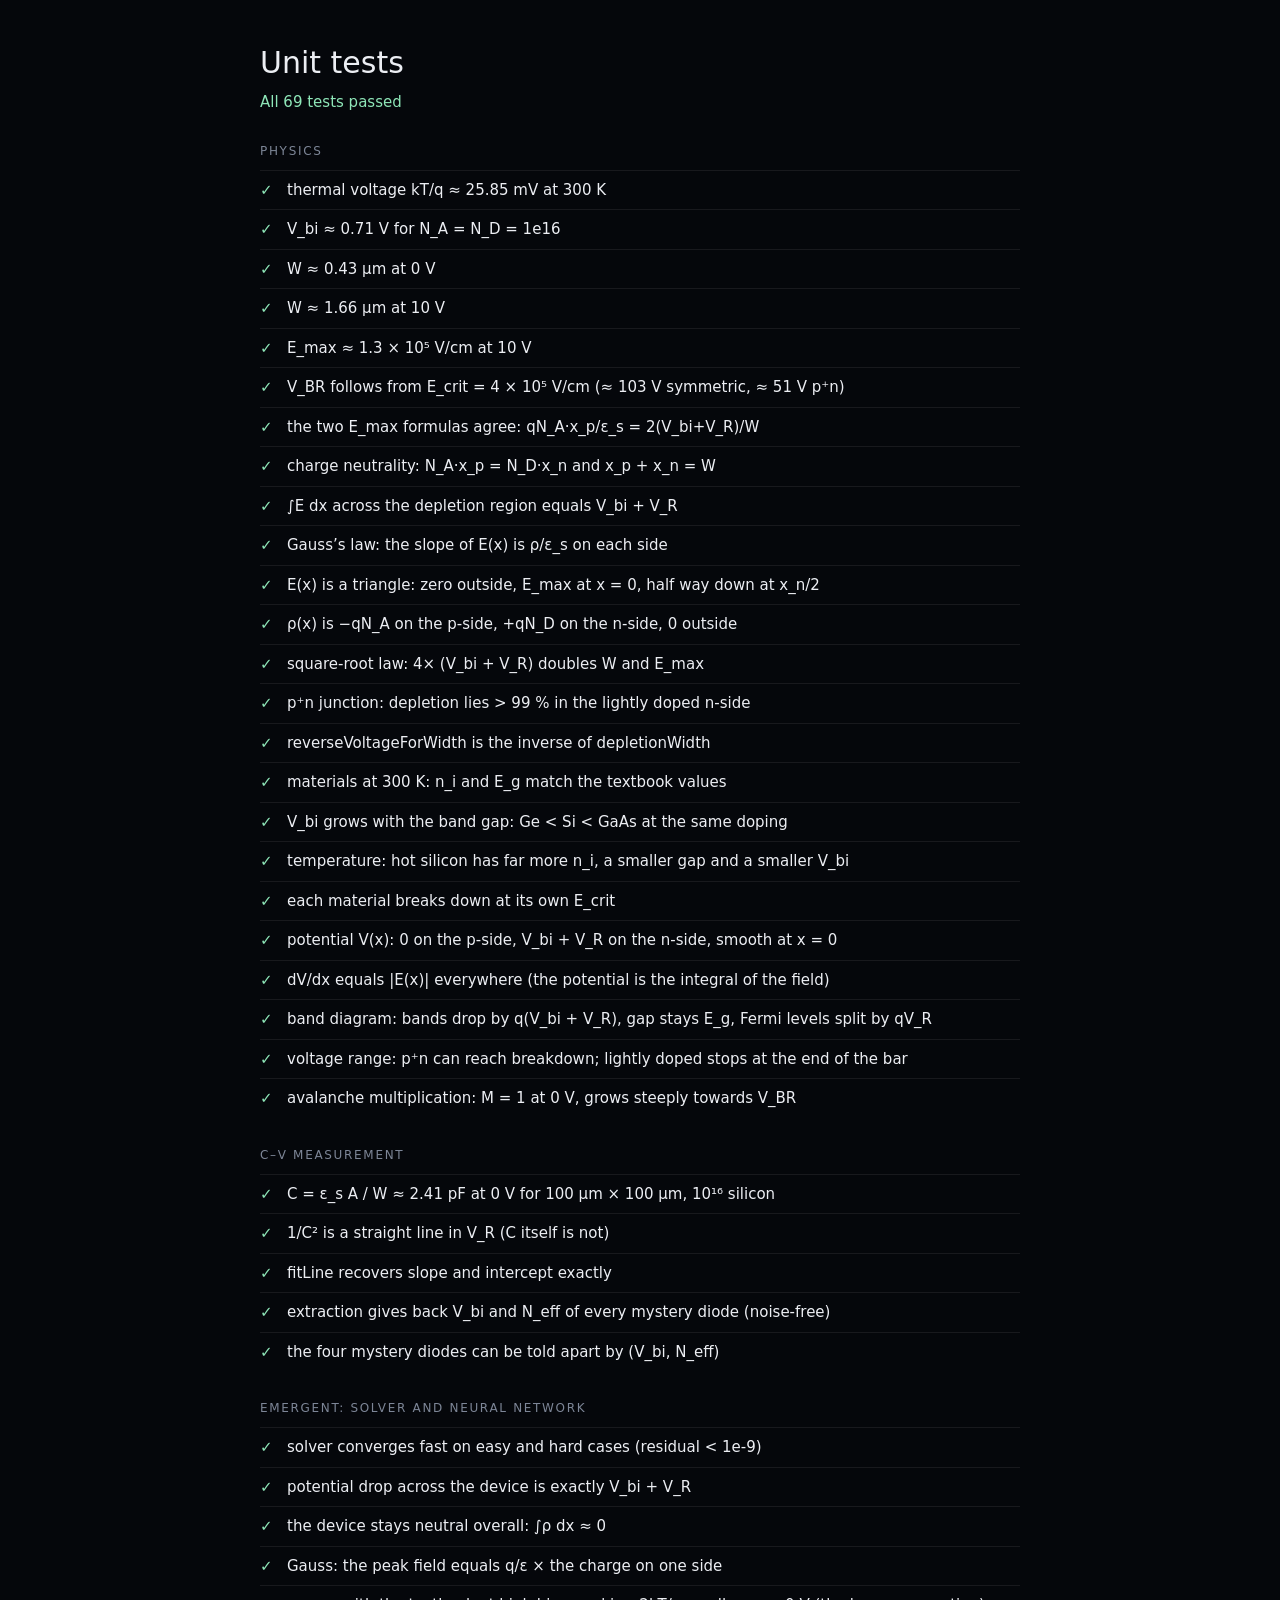
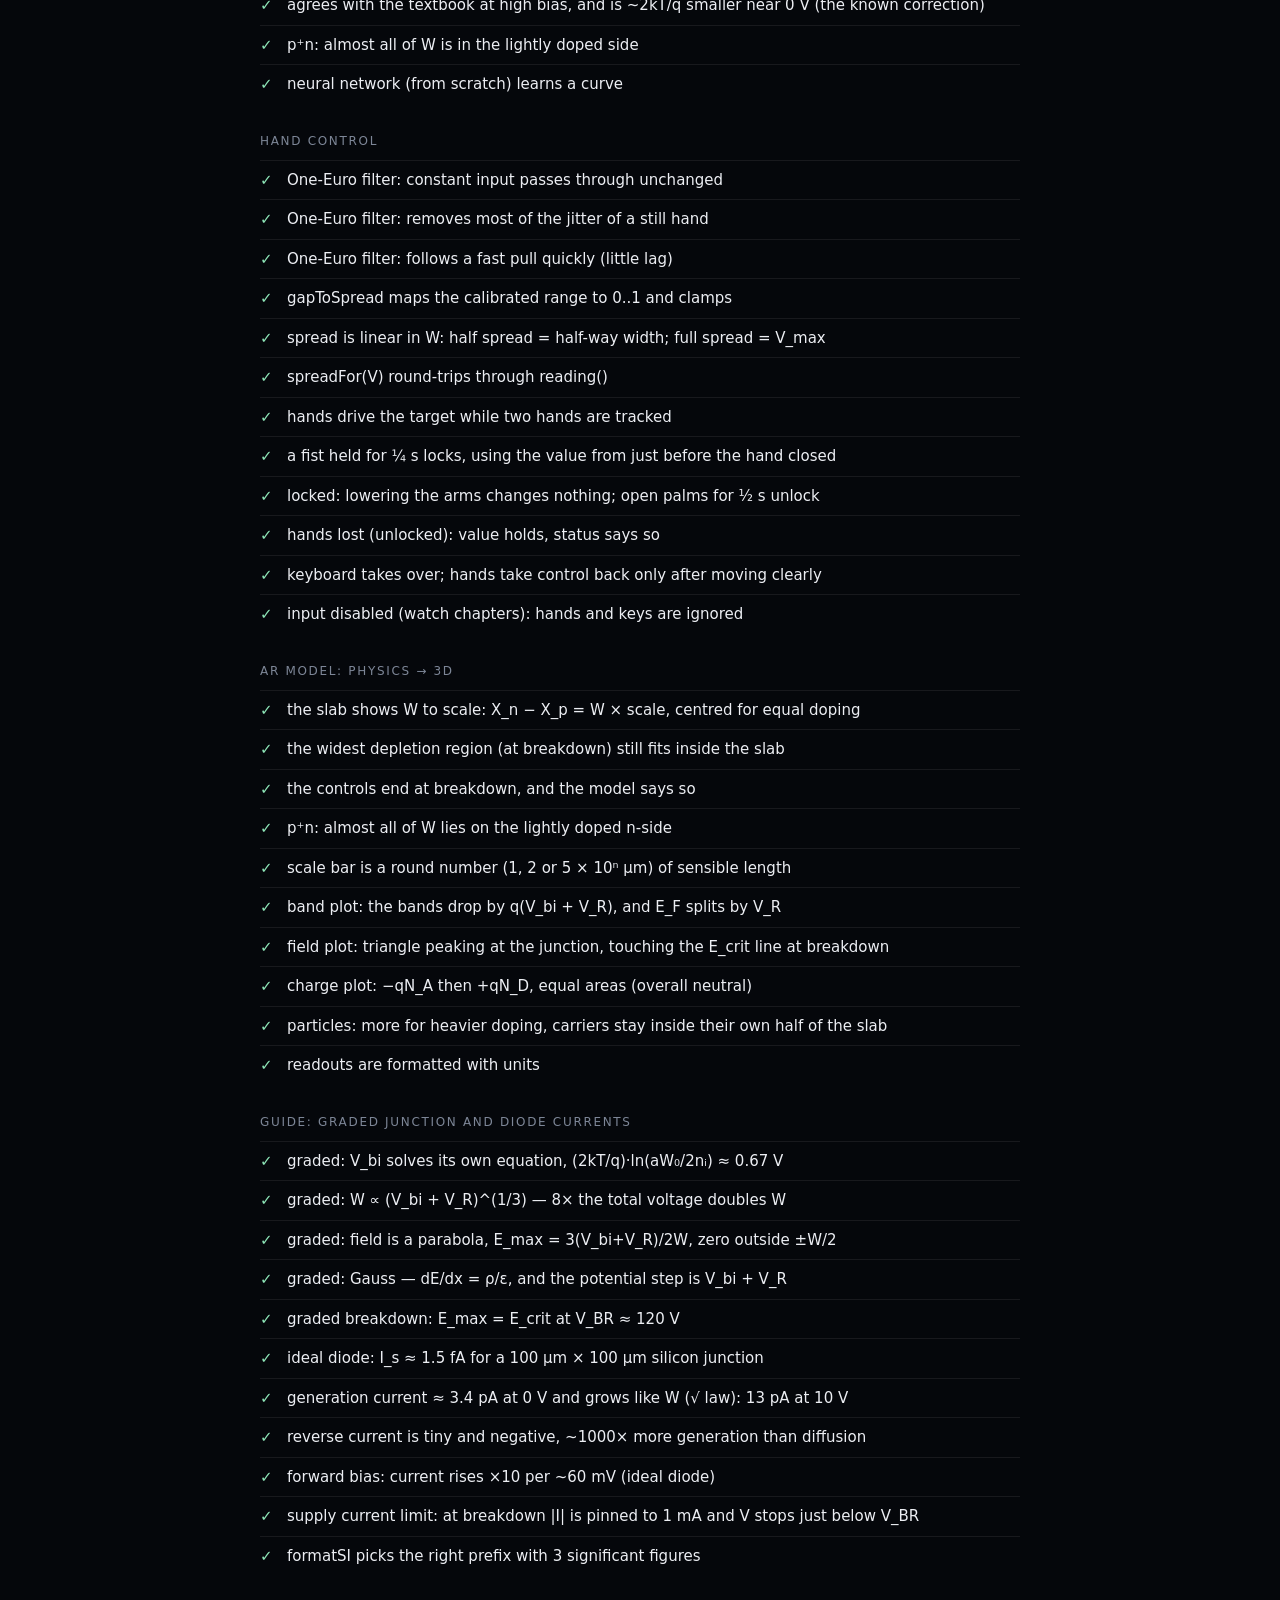
<file: tests/index.html>
<!doctype html>
<html lang="en">
<head>
  <meta charset="utf-8" />
  <meta name="viewport" content="width=device-width, initial-scale=1" />
  <title>Unit tests · Pull the Junction Apart</title>
  <link rel="icon" href="data:," />
  <style>
    :root { color-scheme: dark; }
    body {
      margin: 0;
      padding: 40px 24px;
      background: #05070b;
      color: #eceef3;
      font: 15px/1.5 system-ui, -apple-system, 'Segoe UI', sans-serif;
    }
    main { max-width: 760px; margin: 0 auto; }
    h1 { margin: 0 0 6px; font-weight: 400; font-size: 30px; }
    .summary { margin: 0 0 28px; color: #7d8697; }
    .summary.pass { color: #8ee6b8; }
    .summary.fail { color: #ff7a5c; }
    h2 { margin: 28px 0 10px; font-size: 12px; letter-spacing: 0.14em; text-transform: uppercase; color: #7d8697; font-weight: 500; }
    ul { list-style: none; margin: 0; padding: 0; }
    li { padding: 8px 0; border-top: 1px solid rgba(236, 238, 243, 0.08); display: flex; gap: 12px; }
    li::before { content: '✓'; color: #8ee6b8; width: 1em; flex: none; }
    li.fail::before { content: '✗'; color: #ff7a5c; }
    .error { display: block; color: #ff9d85; font-size: 13px; }
    pre { display: none; }
  </style>
</head>
<body>
  <main>
    <h1>Unit tests</h1>
    <p class="summary" id="summary">Running…</p>
    <div id="groups"></div>
    <pre id="results"></pre>
  </main>
  <script type="module">
    import { setGroup, runAll } from './harness.js';

    // Test files register their tests when imported. A file that fails to load
    // is reported as a failed test instead of silently stopping the page.
    const loadErrors = [];
    for (const [group, path] of [
      ['Physics', './physics.test.js'],
      ['C–V measurement', './measure.test.js'],
      ['Emergent: solver and neural network', './emergent.test.js'],
      ['Hand control', './input.test.js'],
      ['AR model: physics → 3D', './xr.test.js'],
      ['Guide: graded junction and diode currents', './guide.test.js'],
    ]) {
      setGroup(group);
      try {
        await import(path);
      } catch (err) {
        loadErrors.push({ group, name: `${path} loads`, pass: false, error: err.message });
      }
    }

    const all = [...loadErrors, ...(await runAll())];
    for (const title of [...new Set(all.map((r) => r.group))]) {
      const section = document.createElement('section');
      section.innerHTML = `<h2>${title}</h2><ul></ul>`;
      for (const r of all.filter((r) => r.group === title)) {
        const li = document.createElement('li');
        li.className = r.pass ? 'pass' : 'fail';
        li.innerHTML = `<span>${r.name}${r.pass ? '' : `<span class="error"></span>`}</span>`;
        if (!r.pass) li.querySelector('.error').textContent = r.error;
        section.querySelector('ul').appendChild(li);
      }
      document.getElementById('groups').appendChild(section);
    }
    const failed = all.filter((r) => !r.pass).length;
    const summary = document.getElementById('summary');
    summary.textContent = failed ? `${failed} of ${all.length} tests failed` : `All ${all.length} tests passed`;
    summary.className = `summary ${failed ? 'fail' : 'pass'}`;
    document.getElementById('results').textContent = JSON.stringify(all);
    document.title = failed ? 'FAILED' : 'PASSED';
    // When started by tests/run_tests.py, send the results back to it.
    if (new URLSearchParams(location.search).has('report')) {
      await fetch('/__results', { method: 'POST', body: JSON.stringify(all) });
    }
  </script>
</body>
</html>
</file>
